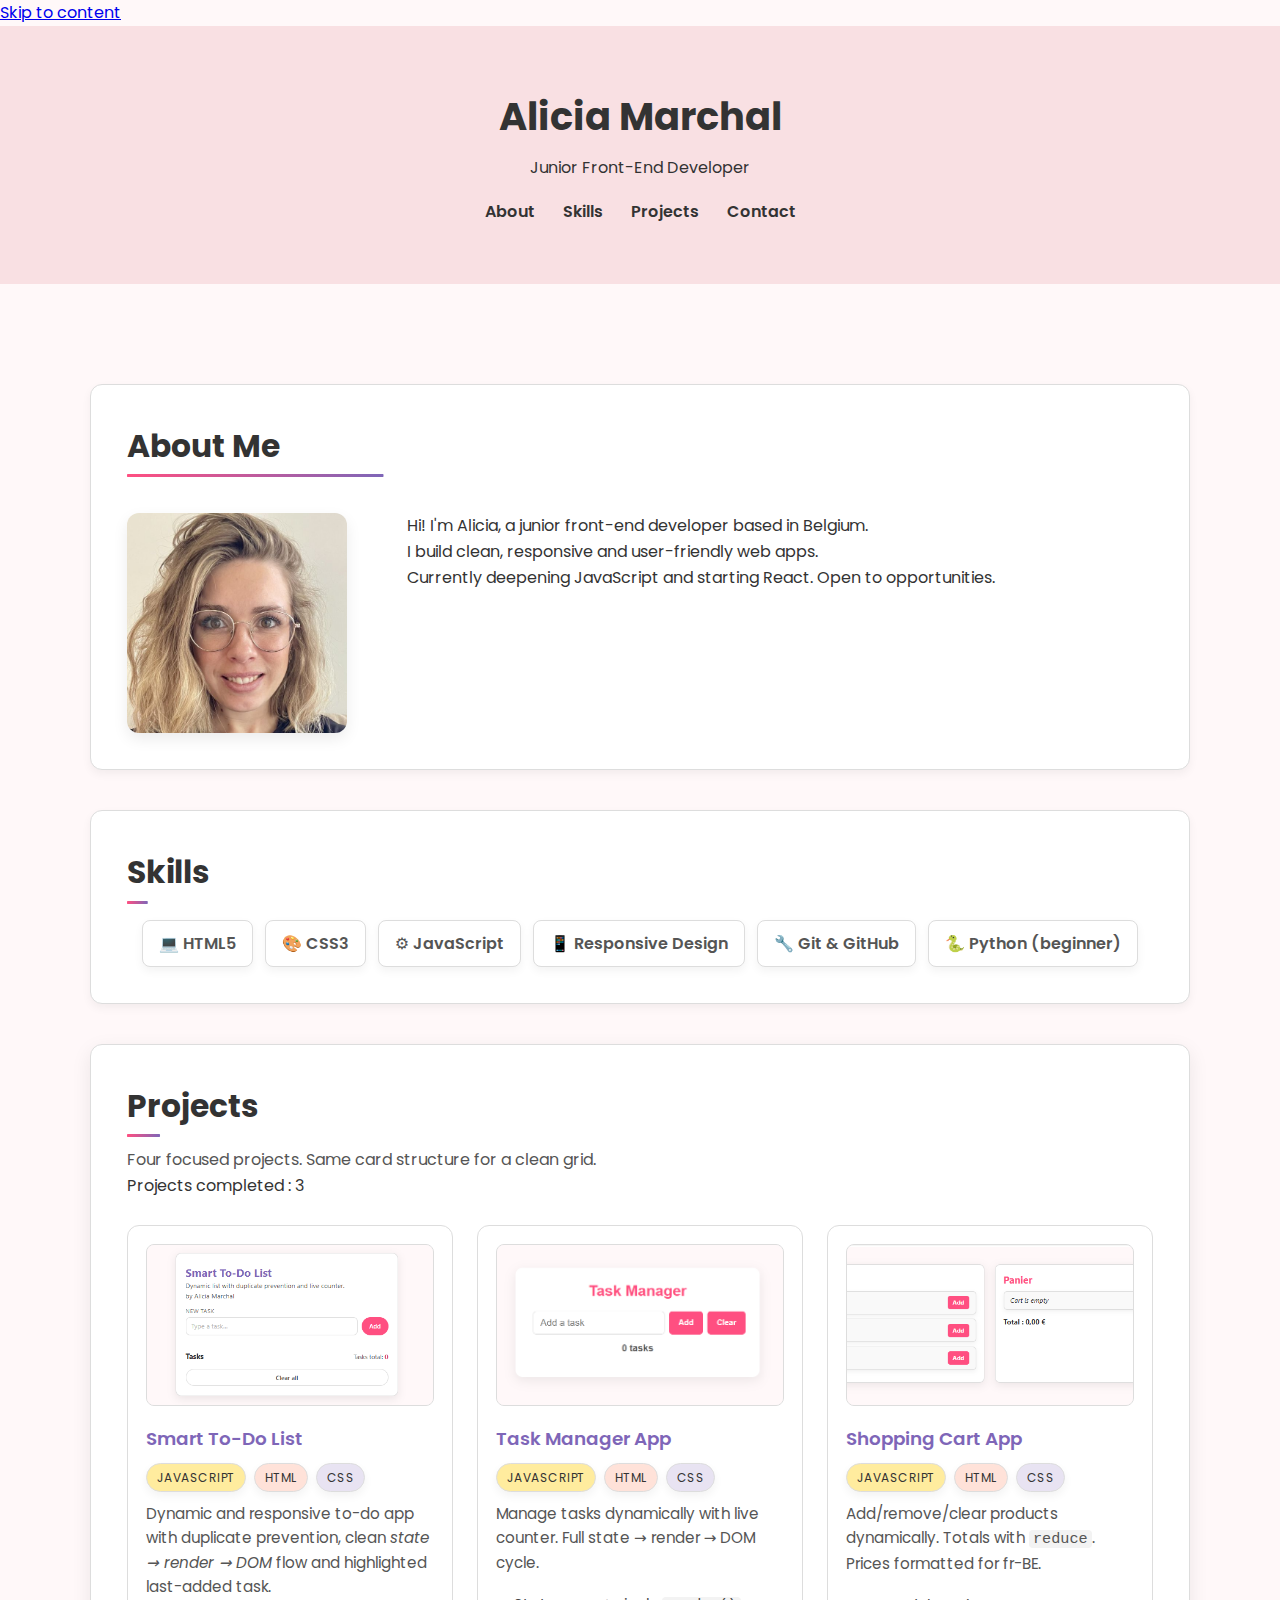
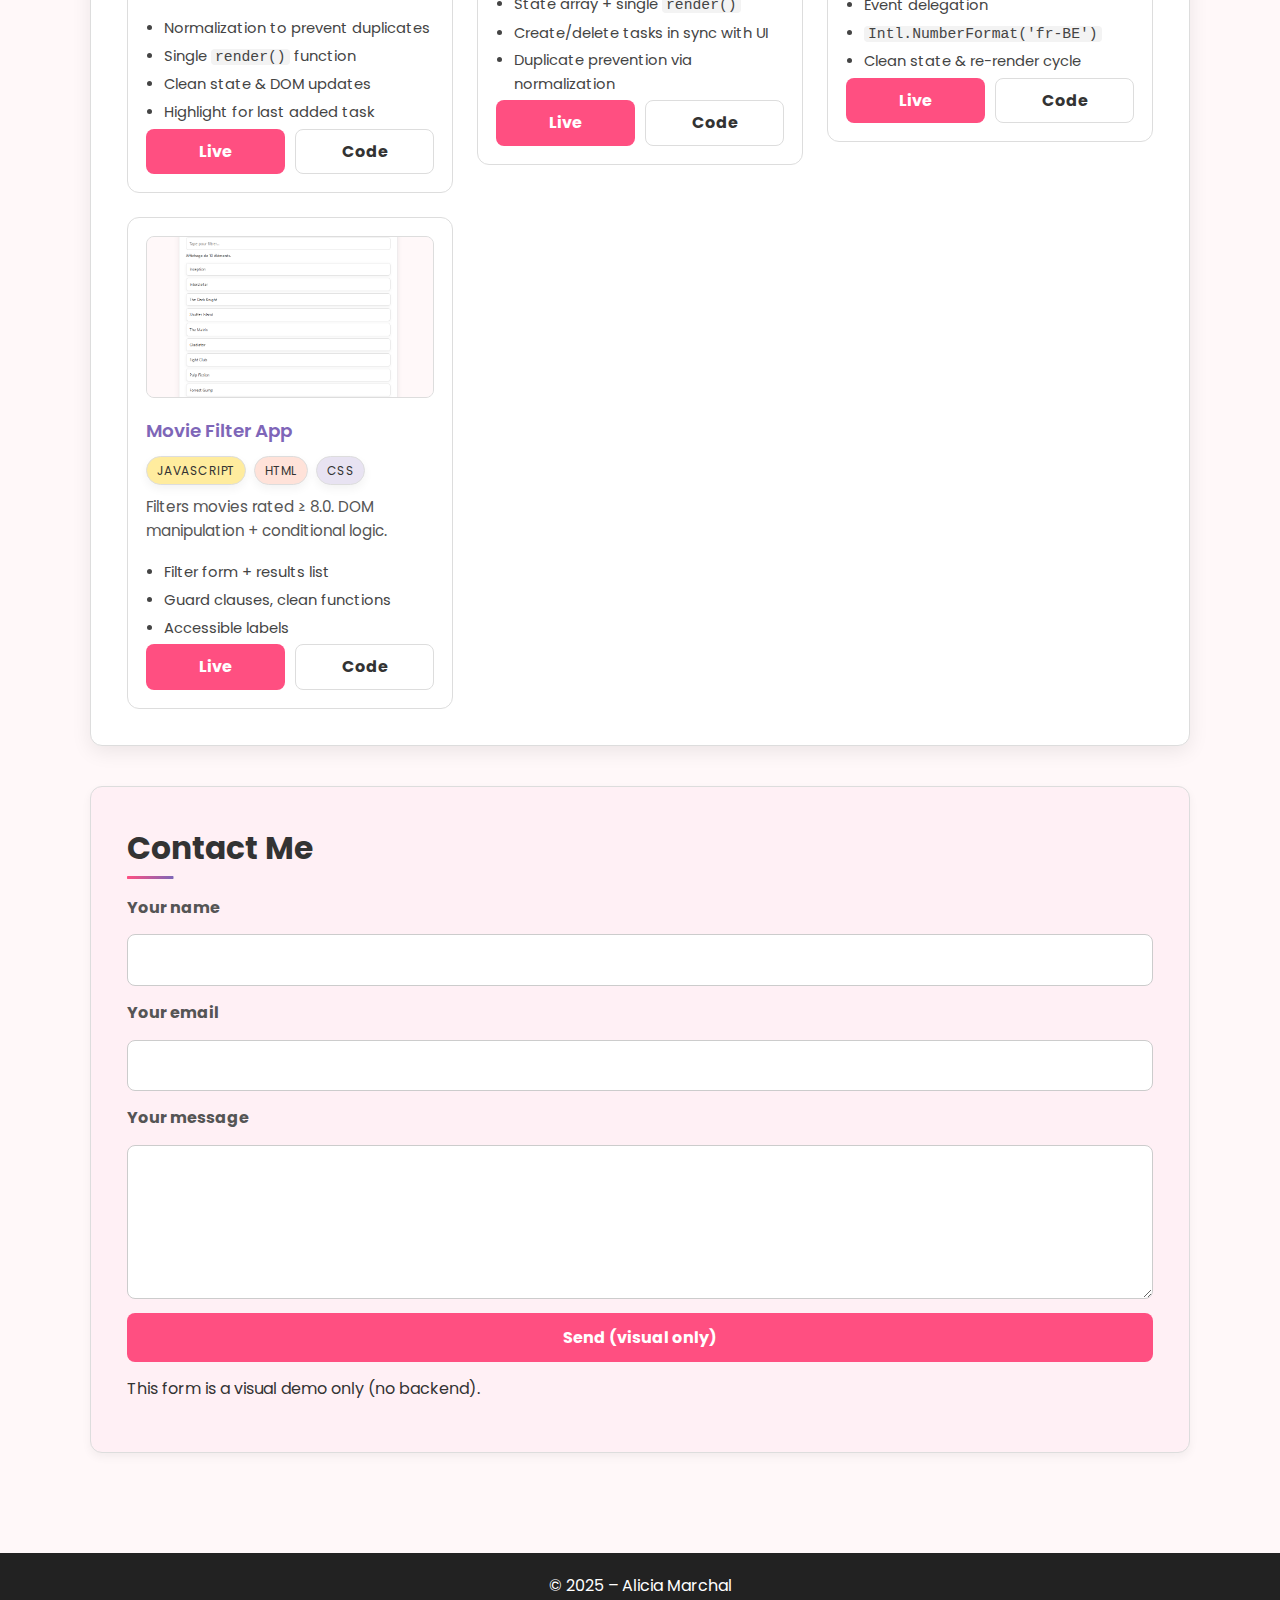
<file: index.html>
<!DOCTYPE html>
<html lang="en">
<head>
  <meta charset="UTF-8"/>
  <meta name="viewport" content="width=device-width, initial-scale=1.0"/>
  <title>Alicia Marchal – Junior Front-End Developer</title>
  <meta name="description" content="Portfolio of Alicia Marchal, junior front-end developer: HTML, CSS, JavaScript, React (in progress). Clean, responsive and accessible projects.">
  <link href="https://fonts.googleapis.com/css2?family=Poppins:wght@400;600&display=swap" rel="stylesheet">
  <link rel="icon" type="image/png" href="./photos/favicon-96x96.png" sizes="96x96" />
  <link rel="icon" type="image/svg+xml" href="./photos/favicon.svg" />
  <link rel="shortcut icon" href="./photos/favicon.ico" />
  <link rel="apple-touch-icon" sizes="180x180" href="./photos/apple-touch-icon.png" />
  <link rel="manifest" href="./photos/site.webmanifest" />
  <link rel="stylesheet" href="./style.css"/>
</head>
<body>
  <a href="#main" class="skip-link">Skip to content</a>
  <header class="site-header">
    <h1>Alicia Marchal</h1>
    <p>Junior Front-End Developer</p>
    <nav aria-label="Primary">
      <ul class="nav">
        <li><a href="#about">About</a></li>
        <li><a href="#skills">Skills</a></li>
        <li><a href="#projects">Projects</a></li>
        <li><a href="#contact">Contact</a></li>
      </ul>
    </nav>
  </header>

  <main id="main">
    <!-- About -->
    <section id="about" class="card section">
      <h2>About Me</h2>
      <img
        src="./photos/portfolio.jpg"
        alt="Portrait of Alicia"
        class="profile-pic"
        loading="lazy" decoding="async"
        width="220" height="220"
      />
      <p>
        Hi! I'm Alicia, a junior front-end developer based in Belgium.<br>
        I build clean, responsive and user-friendly web apps.<br>
        Currently deepening JavaScript and starting React. Open to opportunities.
      </p>
    </section>

    <!-- Skills -->
    <section id="skills" class="card section">
      <h2>Skills</h2>
      <ul class="skills" aria-label="Technical skills">
        <li><span aria-hidden="true">💻</span> HTML5</li>
        <li><span aria-hidden="true">🎨</span> CSS3</li>
        <li><span aria-hidden="true">⚙</span> JavaScript</li>
        <li><span aria-hidden="true">📱</span> Responsive Design</li>
        <li><span aria-hidden="true">🔧</span> Git & GitHub</li>
        <li><span aria-hidden="true">🐍</span> Python (beginner)</li>
      </ul>
    </section>

    <!-- Projects -->
    <section id="projects" class="card section">
      <h2>Projects</h2>
      <p class="section-intro">Four focused projects. Same card structure for a clean grid.</p>
      <p>Projects completed : <span id="counter">0</span></p>

      <div class="projects-grid">
        <!-- 1) Smart To-Do List -->
        <article class="project-card">
          <figure class="project-card__frame">
            <img
            class="project-card__img"
            src="./photos/smarttodo.png"
            alt="Screenshot of Smart To-Do List"
            loading="lazy"
            decoding="async"
            width="640"
            height="360"
            />
            <figcaption class="sr-only">Smart To-Do List App UI</figcaption>
          </figure>
          
          <h3>Smart To-Do List</h3>
          
          <div class="project-tags">
            <span class="tag tag-js">JavaScript</span>
            <span class="tag tag-html">HTML</span>
            <span class="tag tag-css">CSS</span>
          </div>
          
          <p class="project-desc">
            Dynamic and responsive to-do app with duplicate prevention, clean
            <em>state → render → DOM</em> flow and highlighted last-added task.
          </p>
          
          <ul class="project-bullets">
            <li>Normalization to prevent duplicates</li>
            <li>Single <code>render()</code> function</li>
            <li>Clean state & DOM updates</li>
            <li>Highlight for last added task</li>
          </ul>
          
          <div class="project-links">
            <a
            class="btn btn-primary"
            href="./projects/smart-todo/smart-todo.html"
            target="_blank"
            rel="noopener"
            >Live</a>
            
            <a
            class="btn"
            href="https://github.com/AliciaMarchal/portfolio/tree/main/projects/smart-todo"
            target="_blank"
            rel="noopener"
            >Code</a>
          </div>
        </article>

        <!-- 2) Task Manager App -->
        <article class="project-card">
          <figure class="project-card__frame">
            <img 
            class="project-card__img" 
            src="./photos/taskmanager.png" 
            alt="Screenshot of Task Manager App" 
            loading="lazy" 
            decoding="async" 
            width="640" 
            height="360">
            <figcaption class="sr-only">Task Manager App UI</figcaption>
          </figure>

          <h3>Task Manager App</h3>

          <div class="project-tags" aria-label="Technologies used">
            <span class="tag tag-js">JavaScript</span>
            <span class="tag tag-html">HTML</span>
            <span class="tag tag-css">CSS</span>
          </div>

          <p class="project-desc">
            Manage tasks dynamically with live counter. Full state → render → DOM cycle.
          </p>
          <ul class="project-bullets">
            <li>State array + single <code>render()</code></li>
            <li>Create/delete tasks in sync with UI</li>
            <li>Duplicate prevention via normalization</li>
          </ul>

          <div class="project-links">
            <a
            class="btn btn-primary"
            href="./projects/Task manager/task-manager.html"
            target="_blank"
            rel="noopener"
            >Live</a>
            <a
            class="btn"
            href="https://github.com/AliciaMarchal/portfolio/tree/main/projects/Task%20manager"
            target="_blank"
            rel="noopener"
            >Code</a>
          </div>
        </article>

        <!-- 3) Shopping Cart App -->
        <article class="project-card">
          <figure class="project-card__frame">
            <img 
            class="project-card__img" 
            src="./photos/NEWSHOPPINGCARD.png" 
            alt="Screenshot of Shopping Cart App" 
            loading="lazy" 
            decoding="async" 
            width="640" 
            height="360">
            <figcaption class="sr-only">Shopping Cart App UI</figcaption>
          </figure>

          <h3>Shopping Cart App</h3>

          <div class="project-tags" aria-label="Technologies used">
            <span class="tag tag-js">JavaScript</span>
            <span class="tag tag-html">HTML</span>
            <span class="tag tag-css">CSS</span>
          </div>

          <p class="project-desc">
            Add/remove/clear products dynamically. Totals with <code>reduce</code>.
            Prices formatted for fr-BE.
          </p>
          <ul class="project-bullets">
            <li>Event delegation</li>
            <li><code>Intl.NumberFormat('fr-BE')</code></li>
            <li>Clean state & re-render cycle</li>
          </ul>
          <div class="project-links">
          <a
          class="btn btn-primary"
          href="./projects/shoppingcartapp/shoppingcard.html"
          target="_blank"
          rel="noopener"
        >Live</a>
          <a
          class="btn"
          href="https://github.com/AliciaMarchal/portfolio/tree/main/projects/shoppingcartapp"
          target="_blank"
          rel="noopener"
          >Code</a>
          </div>
        </article>

        <!-- 4) Movie Filter App -->
        <article class="project-card">
          <figure class="project-card__frame">
            <img 
            class="project-card__img" 
            src="./photos/moviefilter.png" 
            alt="Screenshot of Movie Filter App" 
            loading="lazy" 
            decoding="async" 
            width="640" 
            height="360">
            <figcaption class="sr-only">Movie Filter App UI</figcaption>
          </figure>

          <h3>Movie Filter App</h3>

          <div class="project-tags" aria-label="Technologies used">
            <span class="tag tag-js">JavaScript</span>
            <span class="tag tag-html">HTML</span>
            <span class="tag tag-css">CSS</span>
          </div>
          
          <p class="project-desc">
            Filters movies rated ≥ 8.0. DOM manipulation + conditional logic.
          </p>
          <ul class="project-bullets">
            <li>Filter form + results list</li>
            <li>Guard clauses, clean functions</li>
            <li>Accessible labels</li>
          </ul>
          <div class="project-links">
            <a
            class="btn btn-primary"
            href="./projects/moviefilterapp/moviefilterapp.html"
            target="_blank"
            rel="noopener"
            >Live</a>
            <a
            class="btn"
            href="https://github.com/AliciaMarchal/portfolio/tree/main/projects/moviefilterapp"
            target="_blank"rel="noopener"
            >Code</a>
          </div>
        </article>
      </div>
    </section>

    <!-- Contact -->
    <section id="contact" class="card section contact">
      <h2>Contact Me</h2>
      <form class="contact-form" id="contact-form" aria-describedby="form-note" action="#" method="post" novalidate>
        <label for="name">Your name</label>
        <input id="name" name="name" type="text" autocomplete="name" required>

        <label for="email">Your email</label>
        <input id="email" name="email" type="email" autocomplete="email" inputmode="email" required>

        <label for="message">Your message</label>
        <textarea id="message" name="message" rows="5" maxlength="1000" required></textarea>

        <button type="submit">Send (visual only)</button>
        <p class="note" id="form-note">This form is a visual demo only (no backend).</p>
        <div id="form-message-zone" aria-live="polite"></div>
      </form>
    </section>
  </main>

  <footer class="site-footer">
    <p>&copy; 2025 – Alicia Marchal</p>
  </footer>
  <script src="./javascript.js" defer></script>
</body>

</html>
</file>
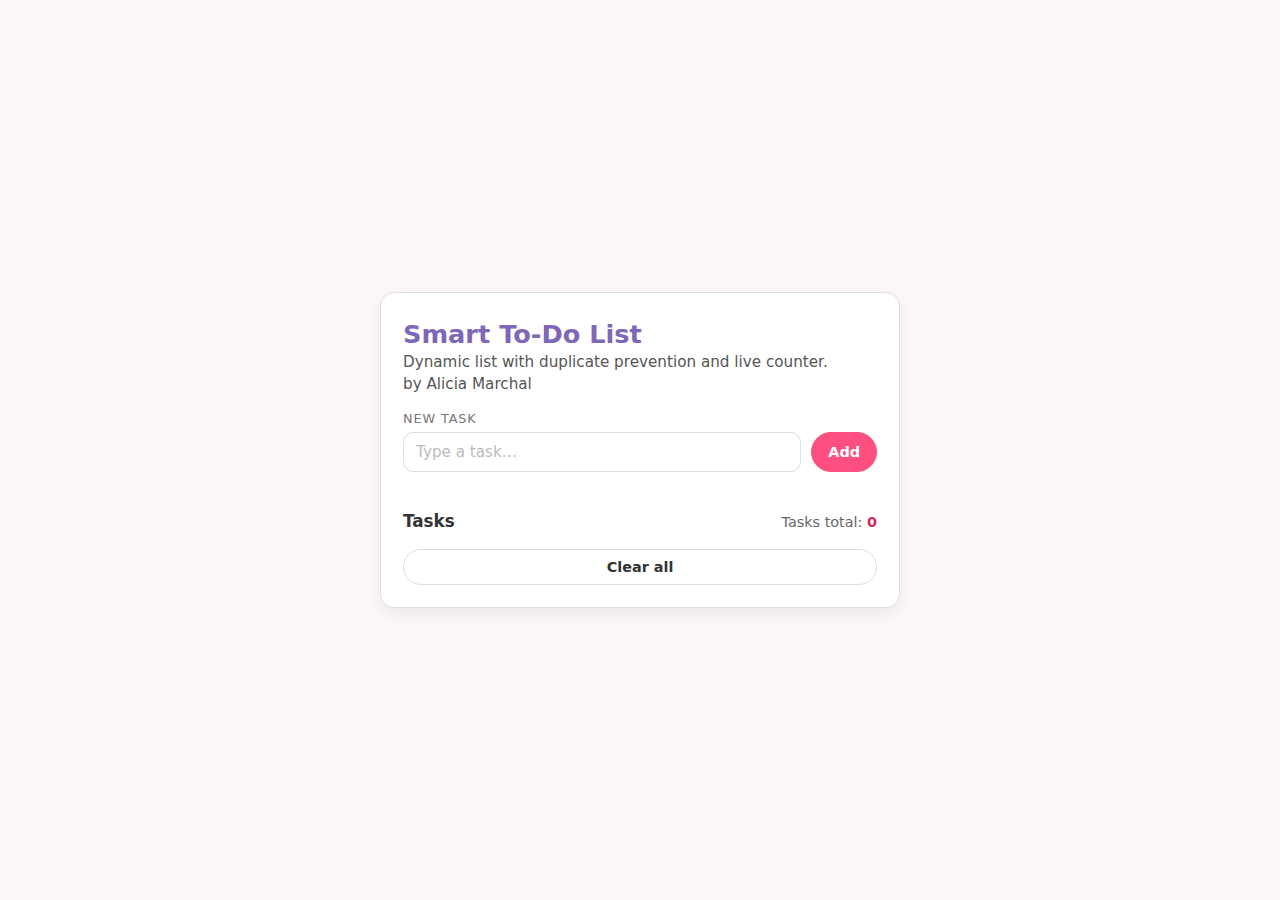
<file: projects/smart-todo/index.html>
<!DOCTYPE html>
<html lang="en">
<head>
  <meta charset="UTF-8" />
  <title>Smart To-Do List – Alicia Marchal</title>
  <meta name="viewport" content="width=device-width, initial-scale=1" />
  <meta
    name="description"
    content="Smart To-Do List by Alicia Marchal – add/remove tasks, prevent duplicates, live counter."
  />
  <link rel="stylesheet" href="/projects/smart-todo/styles.css" />
</head>
<body>
  <main class="app">
    <header class="app__header">
      <h1>Smart To-Do List</h1>
      <p>Dynamic list with duplicate prevention and live counter.</p>
      <p class="app__author">by Alicia Marchal</p>
    </header>

    <section class="controls">
      <label class="controls__label" for="todo-input">New task</label>
      <div class="controls__row">
        <input
          id="todo-input"
          class="controls__input"
          type="text"
          placeholder="Type a task…"
          autocomplete="off"
        />
        <button id="add-btn" class="btn btn--primary" type="button">
          Add
        </button>
      </div>
      <p class="controls__hint" id="message" aria-live="polite"></p>
    </section>

    <section class="list">
      <header class="list__header">
        <h2>Tasks</h2>
        <p>
          Tasks total:
          <span id="counter">0</span>
        </p>
      </header>

      <ul id="todo-list" class="list__items">
        <!-- Items rendered by JS -->
      </ul>

      <button id="clear-btn" class="btn btn--ghost" type="button">
        Clear all
      </button>
    </section>
  </main>

  <script src="/projects/smart-todo/app.js"></script>
</body>

</html>
</file>
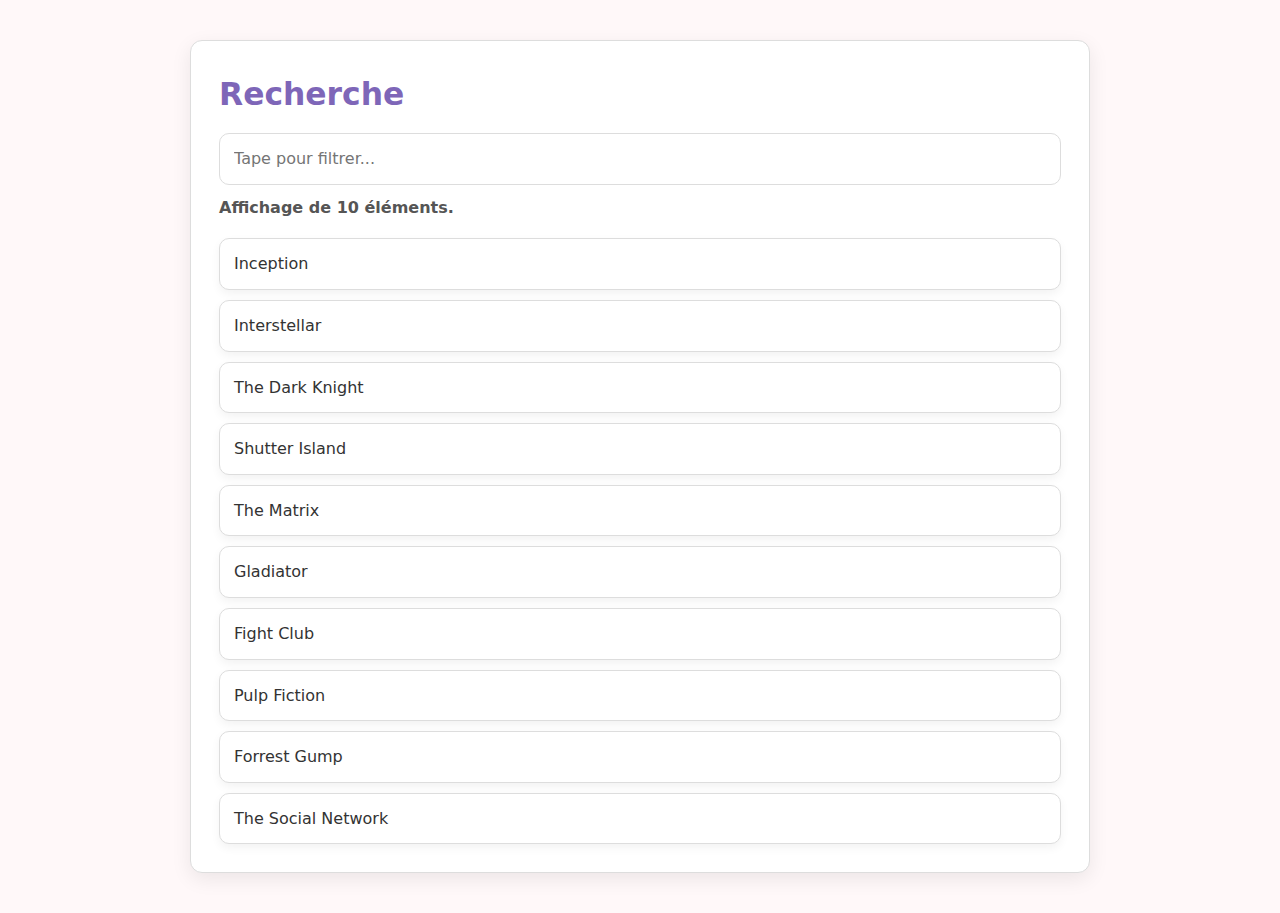
<file: projects/moviefilterapp/moviefilterapp.html>
<!DOCTYPE html>
<html lang="fr">
<head>
  <meta charset="UTF-8" />
  <meta name="viewport" content="width=device-width, initial-scale=1.0"/>
  <title>Filtre en direct</title>
  <link rel="stylesheet" href="/projects/moviefilterapp/moviefilterapp.css">
</head>
<body>
  <main class="container">
    <h1>Recherche</h1>

    <label for="search" class="sr-only">Filtrer la liste</label>
    <input id="search" type="text" placeholder="Tape pour filtrer..." autocomplete="off"/>

    <p id="feedback" aria-live="polite"></p>

    <ul id="items" class="list">
      
      <li data-label="Inception">Inception</li>
      <li data-label="Interstellar">Interstellar</li>
      <li data-label="The Dark Knight">The Dark Knight</li>
      <li data-label="Shutter Island">Shutter Island</li>
      <li data-label="The Matrix">The Matrix</li>
      <li data-label="Gladiator">Gladiator</li>
      <li data-label="Fight Club">Fight Club</li>
      <li data-label="Pulp Fiction">Pulp Fiction</li>
      <li data-label="Forrest Gump">Forrest Gump</li>
      <li data-label="The Social Network">The Social Network</li>
    </ul>
  </main>

  <script src="/projects/moviefilterapp/moviefilterapp.js"></script>
</body>

</html>
</file>
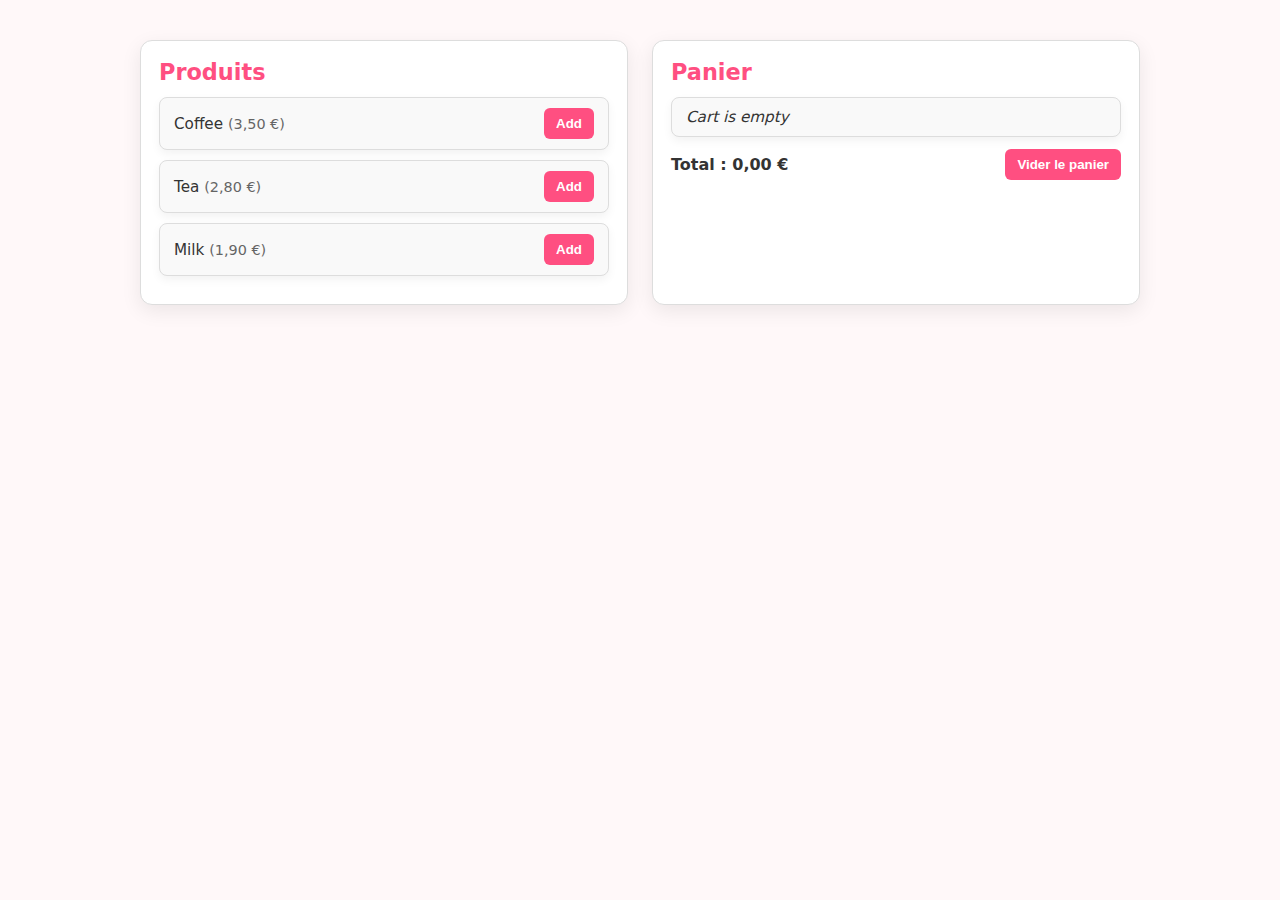
<file: projects/shoppingcartapp/shoppingcard.html>
<!DOCTYPE html>
<html lang="fr">
<head>
  <meta charset="UTF-8" />
  <meta name="viewport" content="width=device-width, initial-scale=1.0"/>
  <title>Shopping Cart</title>
  <link rel="stylesheet" href="./shoppingcard.css"/>
</head>
<body>
  <main class="container">
    <section>
      <h2>Produits</h2>
      <ul id="products"></ul>
    </section>

    <section>
      <h2>Panier</h2>
      <ul id="cart"></ul>
      <div class="cart-footer">
        <strong>Total : <span id="total">0,00 €</span></strong>
        <button id="clear">Vider le panier</button>
      </div>
    </section>
  </main>

  <script src="./shoppingcard.js" defer></script>
</body>

</html>
</file>
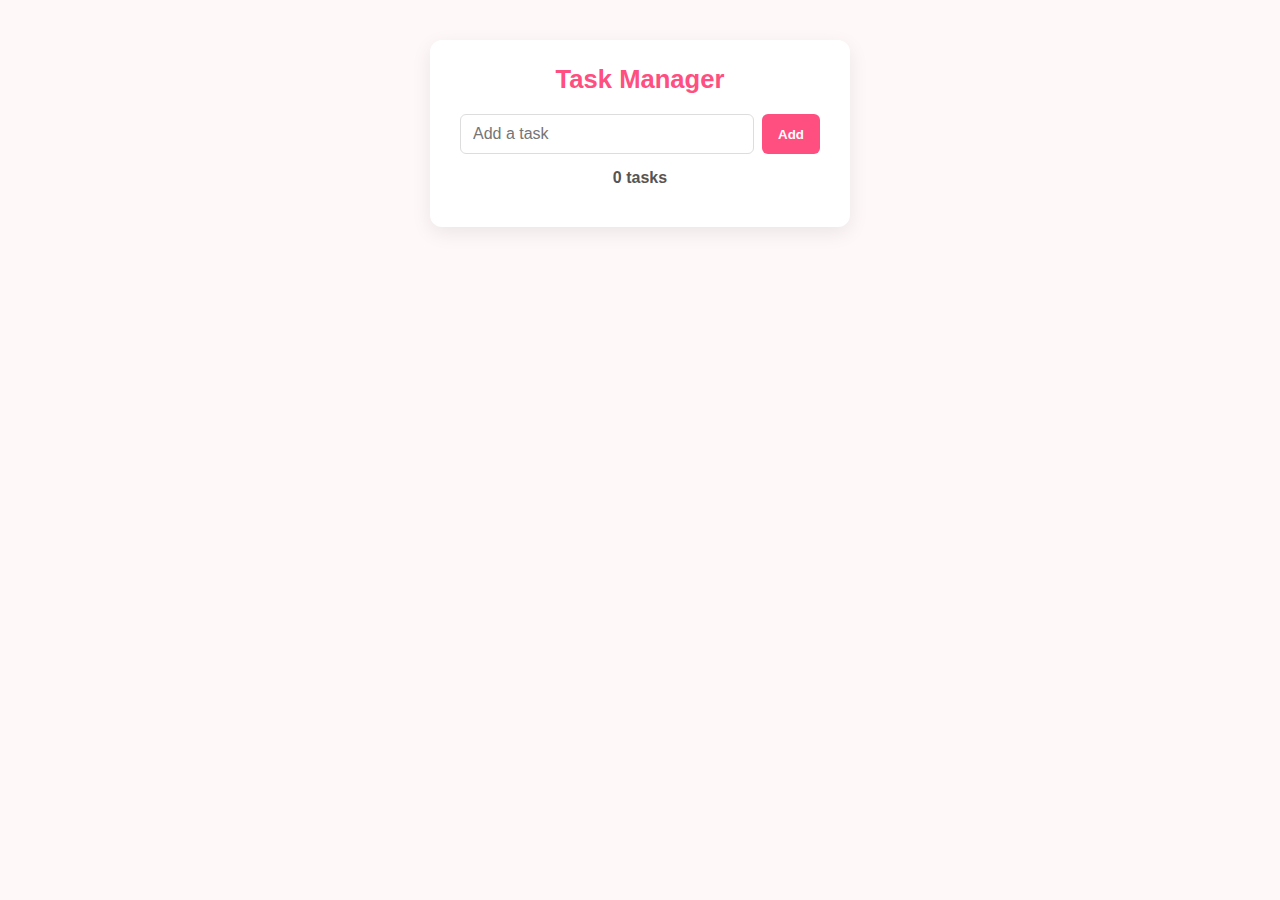
<file: projects/Task manager/task-manager.html>
<!DOCTYPE html>
<html lang="fr">
    <head>
        <meta charset="UTF-8">
        <meta name="viewport" content="width=device-width, initial-scale=1.0">
        <title>Task manager</title>
        <link rel="stylesheet" href="./task-manager.css">
        
    </head>
    <body>
        <div class="container">
            <h1>Task Manager</h1>
            <div class="input-row">
                <input type="text" id="input" placeholder="Add a task">
                <button type="button" id="add-task">Add</button>
                <button type="button" id="clear-all">Clear</button>
            </div>
            <p id="counter">0 tasks</p>
            <ul id="list"></ul>
        </div>

        <script src="./task-manager.js" defer></script>
    </body>

</html>
</file>
<file: projects/moviefilterapp/moviefilterapp.css>
:root{
  --bg:#FFF8F9;
  --text:#333333;
  --soft:#F9E0E3;
  --primary:#FF4F81;
  --primary-600:#D42D5F;
  --accent:#7E66B8;
  --card:#FFFFFF;
  --muted-border:#ddd;
  --shadow-1:0 4px 10px rgba(0,0,0,.05);
  --shadow-2:0 6px 20px rgba(0,0,0,.08);
}

*{margin:0;padding:0;box-sizing:border-box}

body{
  font-family:'Poppins',system-ui,-apple-system,Segoe UI,Roboto,Arial,sans-serif;
  background:var(--bg);
  color:var(--text);
  line-height:1.6;
  min-height:100vh;
  padding:40px 20px;
}

/* Utility SR */
.sr-only{
  position:absolute;
  width:1px;height:1px;
  padding:0;margin:-1px;
  overflow:hidden;
  clip:rect(0,0,0,0);
  white-space:nowrap;
  border:0;
}

/* =========================
   Container (card)
========================= */
.container{
  max-width:900px;
  margin:0 auto;
  background:var(--card);
  border:1px solid var(--muted-border);
  border-radius:12px;
  box-shadow:var(--shadow-2);
  padding:28px;
  animation:fadeIn .35s ease;
}

h1{
  font-size:clamp(1.6rem, 1.2vw + 1rem, 2rem);
  margin-bottom:14px;
  color:var(--accent);
}

#feedback{
  margin:10px 0 18px;
  color:#555;
  font-weight:600;
}

/* =========================
   Search input
========================= */
#search{
  width:100%;
  padding:12px 14px;
  border:1px solid var(--muted-border);
  border-radius:10px;
  font:inherit;
  background:#fff;
  transition:border .2s, box-shadow .2s, transform .15s;
}

#search:focus{
  outline:none;
  border-color:var(--primary);
  box-shadow:0 0 10px rgba(233, 30, 99, .16);
}

/* =========================
   List
========================= */
.list{
  list-style:none;
  margin-top:10px;
  display:grid;
  gap:10px;
}

.list li{
  padding:12px 14px;
  border:1px solid var(--muted-border);
  border-radius:10px;
  background:#fff;
  box-shadow:var(--shadow-1);
  transition:transform .15s, box-shadow .2s;
}

.list li:hover{
  transform:translateY(-2px);
  box-shadow:var(--shadow-2);
}

/* =========================
   Highlight style
========================= */
mark{
  padding:0 4px;
  border-radius:6px;
  background:rgba(255, 79, 129, .20);
  color:var(--primary-600);
  font-weight:700;
}

/* =========================
   Animation
========================= */
@keyframes fadeIn{
  from{opacity:0; transform:translateY(8px)}
  to{opacity:1; transform:translateY(0)}
}

/* =========================
   Responsive
========================= */
@media (max-width:600px){
  body{ padding:24px 14px; }
  .container{ padding:20px; }
}
</file>
<file: projects/shoppingcartapp/shoppingcard.css>
/* =========================
   Variables (identiques Task Manager)
========================= */
:root {
  --bg: #FFF8F9;
  --text: #333333;
  --primary: #FF4F81;
  --primary-600: #D42D5F;
  --accent: #A188C9;
  --card: #FFFFFF;
  --muted-border: #ddd;
  --shadow-1: 0 4px 10px rgba(0,0,0,.05);
  --shadow-2: 0 6px 20px rgba(0,0,0,.08);
}

* { box-sizing: border-box; }

body {
  font-family: 'Poppins', system-ui, sans-serif;
  margin: 0;
  padding: 40px 24px;
  background: var(--bg);
  color: var(--text);
}

/* Layout */
.container {
  display: grid;
  gap: 24px;
  grid-template-columns: 1fr 1fr;
  max-width: 1000px;
  margin: 0 auto;
}

/* sections style “card” */
.container > section {
  background: var(--card);
  border: 1px solid var(--muted-border);
  border-radius: 12px;
  padding: 18px;
  box-shadow: var(--shadow-2);
}

h2 {
  margin: 0 0 12px;
  color: var(--primary);
  font-size: 1.4rem;
}

/* lists */
ul { list-style: none; padding: 0; margin: 0; }

li {
  display: flex;
  justify-content: space-between;
  align-items: center;
  padding: 10px 14px;
  margin-bottom: 10px;
  background: #f9f9f9;
  border: 1px solid var(--muted-border);
  border-radius: 8px;
  box-shadow: var(--shadow-1);
  font-size: 0.95rem;
}

/* buttons */
button {
  cursor: pointer;
  border: none;
  background: var(--primary);
  color: #fff;
  padding: 8px 12px;
  border-radius: 6px;
  font-weight: 700;
  transition: background .2s ease, transform .15s ease;
}

button:hover {
  background: var(--primary-600);
  transform: translateY(-1px);
}

/* price + badge */
.price { opacity: 0.75; font-size: 0.9rem; }

.badge {
  font-size: 12px;
  padding: 2px 8px;
  border-radius: 999px;
  background: rgba(255, 79, 129, 0.15);
  color: var(--primary-600);
  font-weight: 700;
}

/* footer */
.cart-footer {
  display: flex;
  justify-content: space-between;
  align-items: center;
  margin-top: 12px;
  gap: 12px;
}

/* responsive */
@media (max-width: 800px) {
  .container { grid-template-columns: 1fr; }
}
</file>
<file: projects/Task manager/task-manager.css>
/* =========================
   Variables (mêmes que portfolio)
========================= */
:root {
  --bg: #FFF8F9;
  --text: #333333;
  --primary: #FF4F81;
  --primary-600: #D42D5F;
  --accent: #A188C9;
  --card: #FFFFFF;
  --muted-border: #ddd;
  --shadow-1: 0 4px 10px rgba(0,0,0,.05);
  --shadow-2: 0 6px 20px rgba(0,0,0,.08);
}

* { margin: 0; padding: 0; box-sizing: border-box; }

body {
  font-family: 'Poppins', sans-serif;
  background: var(--bg);
  color: var(--text);
  display: flex;
  justify-content: center;
  align-items: flex-start;
  min-height: 100vh;
  padding: 40px;
}

/* =========================
   Container
========================= */
.container {
  background: var(--card);
  padding: 25px 30px;
  border-radius: 12px;
  box-shadow: var(--shadow-2);
  max-width: 420px;
  width: 100%;
  animation: fadeIn .5s ease-in-out;
}

h1 {
  text-align: center;
  margin-bottom: 20px;
  color: var(--primary);
  font-size: 1.6rem;
}

/* =========================
   Form controls
========================= */
.input-row {
  display: flex;
  gap: 8px;
  margin-bottom: 15px;
}

input {
  flex: 1;
  padding: 10px 12px;
  border: 1px solid var(--muted-border);
  border-radius: 6px;
  font-size: 1rem;
}

button {
  padding: 10px 16px;
  border: none;
  border-radius: 6px;
  background: var(--primary);
  color: #fff;
  font-weight: bold;
  cursor: pointer;
  transition: background .3s ease, transform .2s ease;
}

button:hover {
  background: var(--primary-600);
  transform: translateY(-1px);
}

/* =========================
   Counter
========================= */
#counter {
  margin: 10px 0 15px;
  font-weight: 600;
  color: #555;
  text-align: center;
}

/* =========================
   Task list
========================= */
ul {
  list-style: none;
  padding: 0;
  margin: 0;
}

li {
  display: flex;
  justify-content: space-between;
  align-items: center;
  padding: 10px 14px;
  margin-bottom: 8px;
  background: #f9f9f9;
  border: 1px solid var(--muted-border);
  border-radius: 8px;
  font-size: 1rem;
  box-shadow: var(--shadow-1);
}

li button {
  background: transparent;
  color: var(--primary-600);
  font-size: 1.1rem;
  margin-left: 10px;
  cursor: pointer;
  transition: color .2s ease, transform .2s ease;
}

li button:hover {
  color: var(--primary);
  transform: scale(1.1);
}

/* =========================
   Animations
========================= */
@keyframes fadeIn {
  from { opacity: 0; transform: translateY(10px); }
  to { opacity: 1; transform: translateY(0); }
}
</file>
<file: style.css>
/* ============ 0) Variables & reset ============ */
:root{
  --bg:#FFF8F9; --text:#333; --soft:#F9E0E3; --primary:#FF4F81; --primary-600:#D42D5F;
  --accent:#7E66B8; --card:#FFF; --muted-border:#ddd;
  --shadow-1:0 4px 10px rgba(0,0,0,.05); --shadow-2:0 6px 20px rgba(0,0,0,.08);
}
*{margin:0;padding:0;box-sizing:border-box}
html{scroll-behavior:smooth}
body{
  font-family:'Poppins',system-ui,-apple-system,Segoe UI,Roboto,Arial,sans-serif;
  background:var(--bg); color:var(--text); line-height:1.6;
  display:flex; flex-direction:column; min-height:100vh; animation:fadeIn .3s ease;
}
main{flex:1; padding:60px 20px}
:focus-visible{outline:2px solid #111; outline-offset:3px}
@media (prefers-reduced-motion: reduce){ *{animation-duration:.01ms !important; transition-duration:.01ms !important} }
@keyframes fadeIn{ from{opacity:0} to{opacity:1} }
@keyframes fadeInUp{ from{opacity:0; transform:translateY(8px)} to{opacity:1; transform:translateY(0)} }

/* Utility for screen readers */
.sr-only{position:absolute;width:1px;height:1px;padding:0;margin:-1px;overflow:hidden;clip:rect(0,0,0,0);white-space:nowrap;border:0}

/* ============ 1) Header & Nav ============ */
.site-header{
  background:var(--soft); text-align:center; padding:60px 20px; transition:background .2s;
}
.site-header:hover{ background:#F3C9CD }
.site-header h1{ font-size:clamp(2rem,2.5vw + 1rem,2.4rem); margin-bottom:8px }
.nav{ list-style:none; display:flex; justify-content:center; gap:28px; margin-top:18px }
.nav a{ text-decoration:none; color:var(--text); font-weight:600; transition:color .15s }
.nav a:hover,.nav a:focus-visible{ color:var(--primary) }

/* ============ 2) Sections & Cards ============ */
.section{ max-width:1100px; margin:40px auto }
.card{
  background:var(--card); border:1px solid var(--muted-border); border-radius:12px;
  box-shadow:var(--shadow-1); padding:36px;
}
.section h2{
  font-size:clamp(1.6rem,1.2vw + 1rem,2rem); margin-bottom:22px; position:relative; display:inline-block;
}
.section h2::after{
  content:""; position:absolute; left:0; right:0; bottom:-6px; height:3px;
  background:linear-gradient(90deg,var(--primary),var(--accent)); transform:scaleX(.25);
  transform-origin:left; transition:transform .25s; border-radius:2px;
}
.section:hover h2::after{ transform:scaleX(1) }

/* ============ 3) About ============ */
#about{ display:grid; grid-template-columns:1fr; gap:20px }
#about > h2{ grid-column:1/-1 }
.profile-pic{
  width:220px; height:220px; object-fit:cover; object-position:top; border-radius:12px;
  box-shadow:0 6px 15px rgba(0,0,0,.08); transition:transform .2s, box-shadow .2s;
}
.profile-pic:hover,.profile-pic:focus-visible{ transform:scale(1.03); box-shadow:0 8px 18px rgba(0,0,0,.1) }
@media (min-width:768px){
  #about{ grid-template-columns:260px 1fr; align-items:start }
  .profile-pic{ justify-self:start; max-width:100% }
}

/* ============ 4) Skills ============ */
.skills{ list-style:none; display:flex; flex-wrap:wrap; justify-content:center; gap:12px }
.skills li{
  border:1px solid var(--muted-border); border-radius:8px; padding:10px 16px; font-weight:600; color:#555;
  box-shadow:var(--shadow-1); background:#fff; transition:transform .2s, background .2s;
}
.skills li:hover{ transform:translateY(-2px); background:#f6f6f6 }

/* ============ 5) Projects ============ */
#projects{ box-shadow:var(--shadow-2) }
.section-intro{ color:#555; margin-top:-6px }
.projects-grid{
  display:grid; gap:24px; margin-top:26px;
  grid-template-columns:repeat(auto-fit, minmax(280px, 1fr));
  align-items:start;
}

#counter{
  transform: scale(1.2);
}

.project-card{
  display:flex; flex-direction:column;
  border:1px solid var(--muted-border); border-radius:12px; padding:18px; background:#fff;
  transition:transform .2s, box-shadow .2s; text-align:left;
}
.project-card:hover{ transform:translateY(-4px); box-shadow:var(--shadow-2) }
.project-card__frame{
  width:100%; aspect-ratio:16/9; border-radius:8px; overflow:hidden;
  background:#f4f4f4; border:1px solid var(--muted-border); margin-bottom:12px;
}
.project-card__img{ width:100%; height:100%; object-fit:cover; display:block; transition:transform .2s }
.project-card:hover .project-card__img{ transform:scale(1.02) }
.project-card h3{ font-size:1.15rem; margin:6px 0 6px; color:var(--accent); font-weight:600 }
.project-desc{ font-size:.95rem; color:#555; margin-bottom:8px }
.project-bullets{ margin:6px 0 0 18px; color:#444; font-size:.92rem }
.project-bullets li{ margin:4px 0 }
.project-links{ margin-top:auto; display:flex; gap:10px }
.btn{
  flex:1; text-align:center; padding:9px 14px; border:1px solid var(--muted-border); border-radius:8px;
  text-decoration:none; color:var(--text); font-weight:700; background:#fff; transition:background .2s, transform .15s;
}
.btn:hover{ background:#f9f9f9; transform:translateY(-1px) }
.btn[aria-disabled="true"]{ pointer-events:none; opacity:.6 }
.btn-primary{ background:var(--primary); color:#fff; border-color:transparent }
.btn-primary:hover{ background:var(--primary-600) }
code{ background:#f3f3f3; padding:0 4px; border-radius:4px }

.project-tags{
  display:flex;
  flex-wrap:wrap;
  gap:8px;
  margin:4px 0 10px;
}

.tag{
  font-size:.75rem;
  padding:4px 10px;
  border-radius:999px;
  border:1px solid var(--muted-border);
  background:#fff;
  box-shadow:var(--shadow-1);
  text-transform:uppercase;
  letter-spacing:.04em;
}

.tag-js{
  background:rgba(255, 223, 93, 0.6); /* léger jaune JS */
}

.tag-html{
  background:rgba(255, 159, 128, 0.3);
}

.tag-css{
  background:rgba(126, 102, 184, 0.18);
}


/* ============ 6) Contact & Footer ============ */
.contact{ background:#fff0f5; border:1px solid var(--muted-border) }
.contact-form{ display:flex; flex-direction:column; gap:14px; animation:fadeInUp .3s ease }
label{ font-weight:700; color:#555 }
input[type="text"],input[type="email"],textarea{
  padding:12px 14px; border:1px solid #ccc; border-radius:8px; font:inherit; background:#fff;
  transition:border .2s, box-shadow .2s;
}
input:focus,textarea:focus{ border-color:var(--primary); box-shadow:0 0 8px rgba(233,30,99,.18); outline:none }
textarea{ resize:vertical; min-height:120px }
button[type="submit"]{
  background:var(--primary); color:#fff; padding:12px 20px; border:none; border-radius:8px; font:inherit; font-weight:700;
  cursor:pointer; transition:background .2s, transform .15s;
}
button[type="submit"]:hover{ background:var(--primary-600); transform:translateY(-1px) }

.site-footer{ background:#222; color:#fff; text-align:center; padding:20px }
</file>
<file: projects/smart-todo/styles.css>
/* ============ Variables & reset ============ */
:root {
  --bg: #FFF8F9;
  --text: #333;
  --soft: #F9E0E3;
  --primary: #FF4F81;
  --primary-600: #D42D5F;
  --accent: #7E66B8;
  --card: #FFF;
  --muted-border: #ddd;
  --shadow-1: 0 4px 10px rgba(0, 0, 0, .05);
  --shadow-2: 0 6px 20px rgba(0, 0, 0, .08);
}

*,
*::before,
*::after {
  box-sizing: border-box;
  margin: 0;
  padding: 0;
}

body {
  min-height: 100vh;
  display: flex;
  justify-content: center;
  align-items: center;
  padding: 24px;
  background: var(--bg);
  font-family: 'Poppins', system-ui, -apple-system, Segoe UI, Roboto, Arial, sans-serif;
  color: var(--text);
}

/* ============ Carte principale ============ */

.app {
  width: 100%;
  max-width: 520px;
  background: var(--card);
  border-radius: 14px;
  border: 1px solid var(--muted-border);
  box-shadow: var(--shadow-2);
  padding: 26px 22px 22px;
}

/* Header */

.app__header {
  margin-bottom: 18px;
}

.app__header h1 {
  font-size: 1.6rem;
  margin-bottom: 4px;
  color: var(--accent);
}

.app__header p {
  font-size: 0.95rem;
  color: #555;
}

.app__author {
  font-size: 0.8rem;
  color: #777;
  margin-top: 4px;
}

/* ============ Controls ============ */

.controls {
  margin-bottom: 18px;
}

.controls__label {
  display: block;
  font-size: 0.8rem;
  text-transform: uppercase;
  letter-spacing: 0.07em;
  color: #777;
  margin-bottom: 6px;
}

.controls__row {
  display: flex;
  gap: 10px;
}

.controls__input {
  flex: 1;
  padding: 10px 12px;
  border-radius: 10px;
  border: 1px solid var(--muted-border);
  font-size: 0.95rem;
  font-family: inherit;
  outline: none;
  transition: border-color 0.15s ease, box-shadow 0.15s ease, background 0.15s ease;
  background: #fff;
}

.controls__input::placeholder {
  color: #bbb;
}

.controls__input:focus {
  border-color: var(--primary);
  box-shadow: 0 0 0 2px rgba(255, 79, 129, 0.18);
  background: #fff;
}

.controls__hint {
  font-size: 0.8rem;
  margin-top: 6px;
  min-height: 1.1em;
  color: #D42D5F;
}

/* ============ Buttons ============ */

.btn {
  border-radius: 999px;
  padding: 9px 16px;
  border: 1px solid var(--muted-border);
  background: #fff;
  color: var(--text);
  font-size: 0.9rem;
  font-weight: 600;
  font-family: inherit;
  cursor: pointer;
  transition: background 0.15s ease, transform 0.1s ease, box-shadow 0.15s ease;
  white-space: nowrap;
}

.btn:hover {
  background: #f7f7f7;
  transform: translateY(-1px);
  box-shadow: var(--shadow-1);
}

.btn--primary {
  background: var(--primary);
  border-color: var(--primary);
  color: #fff;
}

.btn--primary:hover {
  background: var(--primary-600);
}

.btn--ghost {
  margin-top: 10px;
  width: 100%;
}

/* ============ Liste ============ */

.list__header {
  display: flex;
  justify-content: space-between;
  align-items: baseline;
  margin-bottom: 8px;
}

.list__header h2 {
  font-size: 1.05rem;
}

.list__header p {
  font-size: 0.9rem;
  color: #666;
}

#counter {
  font-weight: 700;
  color: var(--primary-600);
}

.list__items {
  list-style: none;
  max-height: 240px;
  overflow-y: auto;
  padding-right: 4px;
}

/* Item */

.todo-item {
  display: flex;
  align-items: center;
  gap: 10px;
  padding: 8px 10px;
  border-radius: 10px;
  border: 1px solid var(--muted-border);
  background: #fff;
  transition: background 0.15s ease, box-shadow 0.15s ease, transform 0.1s ease;
}

.todo-item + .todo-item {
  margin-top: 6px;
}

.todo-item span {
  flex: 1;
  font-size: 0.95rem;
}

.todo-item button {
  padding-inline: 10px;
}

/* Highlight du dernier ajouté */
.todo-item--new {
  background: rgba(255, 79, 129, 0.06);
  border-color: rgba(255, 79, 129, 0.45);
}

/* Mobile */

@media (max-width: 480px) {
  .app {
    padding: 22px 16px 18px;
  }
}
</file>
